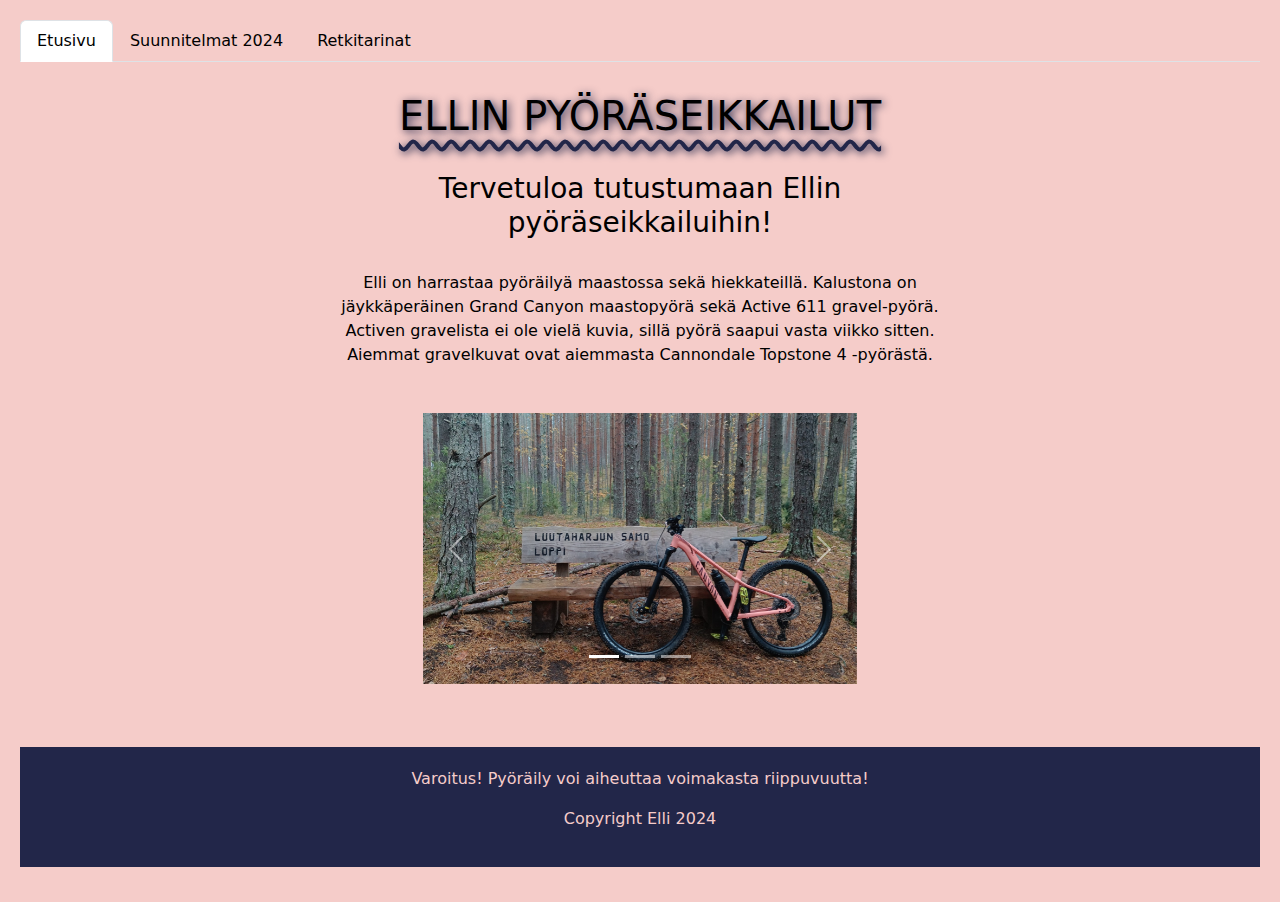
<file: WS08/index.html>
<!DOCTYPE html>
<html lang="en">
<head>
    <meta charset="UTF-8">
    <meta name="viewport" content="width=device-width, initial-scale=1">
    <title>Ellin pyöräseikkailut 2024</title>
    <link href="https://cdn.jsdelivr.net/npm/bootstrap@5.3.3/dist/css/bootstrap.min.css" rel="stylesheet" integrity="sha384-QWTKZyjpPEjISv5WaRU9OFeRpok6YctnYmDr5pNlyT2bRjXh0JMhjY6hW+ALEwIH" crossorigin="anonymous">
    <link rel="stylesheet" type="text/css" href="./css-tiedostot/styles1.css">
</head>

<body>
    
<!--Navigointipalkki-->
<div class="navigointipalkki">
<ul class="nav nav-tabs">
    <li class="nav-item">
      <a class="nav-link active" href="./index.html">Etusivu</a>
    </li>
    <li class="nav-item">
      <a class="nav-link" href="./second.html">Suunnitelmat 2024</a>
    </li>
    <li class="nav-item">
      <a class="nav-link" href="./third.html">Retkitarinat</a>
    </li>
  </ul>
</div>

<!--Sivun varsinainen sisältö tähän väliin ja navigointi sekä footer erikseen-->
<div class="content">
    
  <div class="otsikko">
    <h1> ELLIN PYÖRÄSEIKKAILUT </h1> <br>
    <h3> Tervetuloa tutustumaan Ellin pyöräseikkailuihin! </h3> <br>
    <p> Elli on harrastaa pyöräilyä maastossa sekä hiekkateillä. Kalustona on jäykkäperäinen Grand Canyon maastopyörä sekä Active 611 gravel-pyörä. Activen gravelista ei ole vielä kuvia, sillä pyörä saapui vasta viikko sitten. Aiemmat gravelkuvat ovat aiemmasta Cannondale Topstone 4 -pyörästä.  </p>
    </div>

 <!-- Tästä alkaa koko karuselli -->
<div class="carousel-container">

<div id="demo" class="carousel slide" data-bs-ride="carousel">

  <!-- Indicators/dots -->
  <div class="carousel-indicators">
    <button type="button" data-bs-target="#demo" data-bs-slide-to="0" class="active"></button>
    <button type="button" data-bs-target="#demo" data-bs-slide-to="1"></button>
    <button type="button" data-bs-target="#demo" data-bs-slide-to="2"></button>
  </div>

  <!-- The slideshow/carousel -->
  <div class="carousel-inner">
    <div class="carousel-item active">
      <img class="img-fluid" src="./images/suor-loppi.png" alt="Loppi" class="d-block w-100">
    </div>
    <div class="carousel-item">
      <img class="img-fluid" src="./images/suor-kaldoaivi.png" alt="Kaldoaivi" class="d-block w-100">
    </div>
    <div class="carousel-item">
      <img class="img-fluid" src="./images/suor-loimaa.png" alt="Loimaa" class="d-block w-100">
    </div>
  </div>

  <!-- Left and right controls/icons -->
  <button class="carousel-control-prev" type="button" data-bs-target="#demo" data-bs-slide="prev">
    <span class="carousel-control-prev-icon"></span>
  </button>
  <button class="carousel-control-next" type="button" data-bs-target="#demo" data-bs-slide="next">
    <span class="carousel-control-next-icon"></span>
  </button>
</div>
</div>

<!--Tähän loppuu karuselli-->


<br> <br>

</div>


<footer class="footer">
  <p> Varoitus! Pyöräily voi aiheuttaa voimakasta riippuvuutta!</p>
  <p>Copyright Elli 2024  </p>
</footer>




<script src="https://cdn.jsdelivr.net/npm/bootstrap@5.3.3/dist/js/bootstrap.bundle.min.js" integrity="sha384-YvpcrYf0tY3lHB60NNkmXc5s9fDVZLESaAA55NDzOxhy9GkcIdslK1eN7N6jIeHz" crossorigin="anonymous"></script>
</body>
</html>
</file>
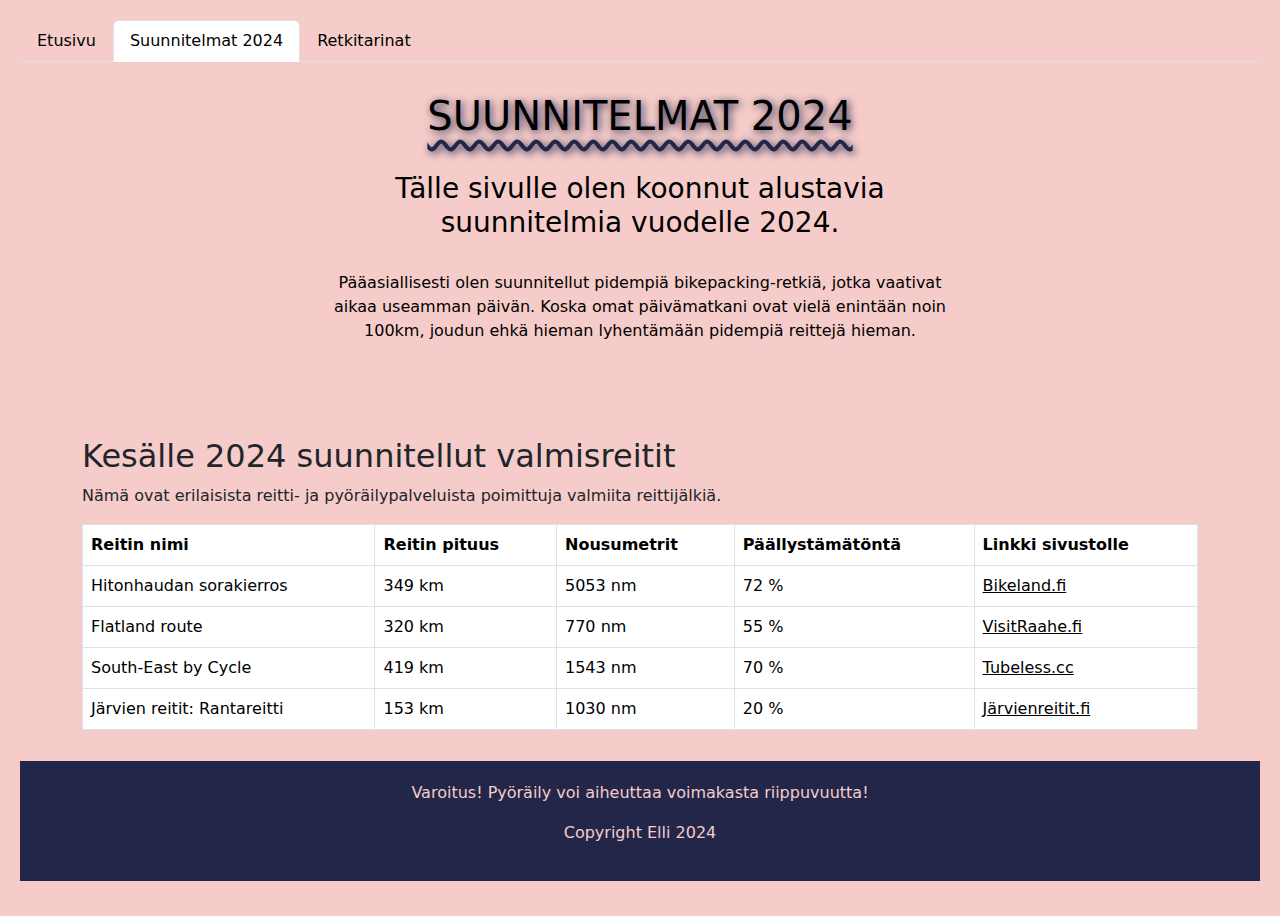
<file: WS08/second.html>
<!DOCTYPE html>
<html lang="en">
<head>
    <meta charset="UTF-8">
    <meta name="viewport" content="width=device-width, initial-scale=1">
    <title>Ellin pyöräseikkailut 2024</title>
    <link href="https://cdn.jsdelivr.net/npm/bootstrap@5.3.3/dist/css/bootstrap.min.css" rel="stylesheet" integrity="sha384-QWTKZyjpPEjISv5WaRU9OFeRpok6YctnYmDr5pNlyT2bRjXh0JMhjY6hW+ALEwIH" crossorigin="anonymous">
    <link rel="stylesheet" type="text/css" href="./css-tiedostot/styles2.css">
</head>

<body>
    
<!--Navigointipalkki-->
<div class="navigointipalkki">
  <ul class="nav nav-tabs">
    <li class="nav-item">
      <a class="nav-link" href="./index.html">Etusivu</a>
    </li>
    <li class="nav-item">
      <a class="nav-link active" href="./second.html">Suunnitelmat 2024</a>
    </li>
    <li class="nav-item">
      <a class="nav-link" href="./third.html">Retkitarinat</a>
    </li>
  </ul>
</div>

<div class="content">

 <div class="otsikko">
    <h1> SUUNNITELMAT 2024 </h1> <br>
    <h3> Tälle sivulle olen koonnut alustavia suunnitelmia vuodelle 2024. </h3> <br>
    <p> Pääasiallisesti olen suunnitellut pidempiä bikepacking-retkiä, jotka vaativat aikaa useamman päivän. Koska omat päivämatkani ovat vielä enintään noin 100km, joudun ehkä hieman lyhentämään pidempiä reittejä hieman.   </p>
    </div>


<!--Taulukko-->   
<div class="container mt-5">
        <h2>Kesälle 2024 suunnitellut valmisreitit</h2>
        <p>Nämä ovat erilaisista reitti- ja pyöräilypalveluista poimittuja valmiita reittijälkiä.</p>   
        <div style="overflow-x:auto;">        
        <table class="table table-bordered">
          <thead>
            <tr>
              <th>Reitin nimi</th>
              <th>Reitin pituus</th>
              <th>Nousumetrit</th>
              <th>Päällystämätöntä</th>
              <th>Linkki sivustolle</th>
            </tr>
          </thead>
          <tbody>
            <tr>
              <td>Hitonhaudan sorakierros</td>
              <td>349 km</td>
              <td>5053 nm</td>
              <td>72 %</td>
              <td> <a href="https://www.bikeland.fi/lakelandbycycle-hitonhaudan" target="_blank"> Bikeland.fi </a> </td>
            </tr>
            <tr>
              <td>Flatland route</td>
              <td>320 km</td>
              <td>770 nm</td>
              <td>55 %</td>
              <td> <a href="https://www.visitraahe.fi/en/flatland-route-bicycle-touring" target="_blank"> VisitRaahe.fi </a> </td>
            </tr>
            <tr>
              <td>South-East by Cycle</td>
              <td>419 km</td>
              <td>1543 nm</td>
              <td>70 %</td>
              <td> <a href="https://www.tubeless.cc/stories/gravel-reitit-kouvola-repoveden-kansallispuisto" target="_blank"> Tubeless.cc </a> </td>
            </tr>

            <tr>
              <td>Järvien reitit: Rantareitti</td>
              <td>153 km</td>
              <td>1030 nm</td>
              <td>20 %</td>
              <td> <a href="https://jarvienreitit.fi/reitit/nasi-rantatie/" target="_blank"> Järvienreitit.fi </a> </td>
            </tr>

          </tbody>
        </table>
       </div> 
      </div>
    

</div>

    <footer class="footer">
        <p> Varoitus! Pyöräily voi aiheuttaa voimakasta riippuvuutta!</p>
        <p>Copyright Elli 2024  </p>
      </footer>


      <script src="https://cdn.jsdelivr.net/npm/bootstrap@5.3.3/dist/js/bootstrap.bundle.min.js" integrity="sha384-YvpcrYf0tY3lHB60NNkmXc5s9fDVZLESaAA55NDzOxhy9GkcIdslK1eN7N6jIeHz" crossorigin="anonymous"></script>
</body>
</html>
</file>
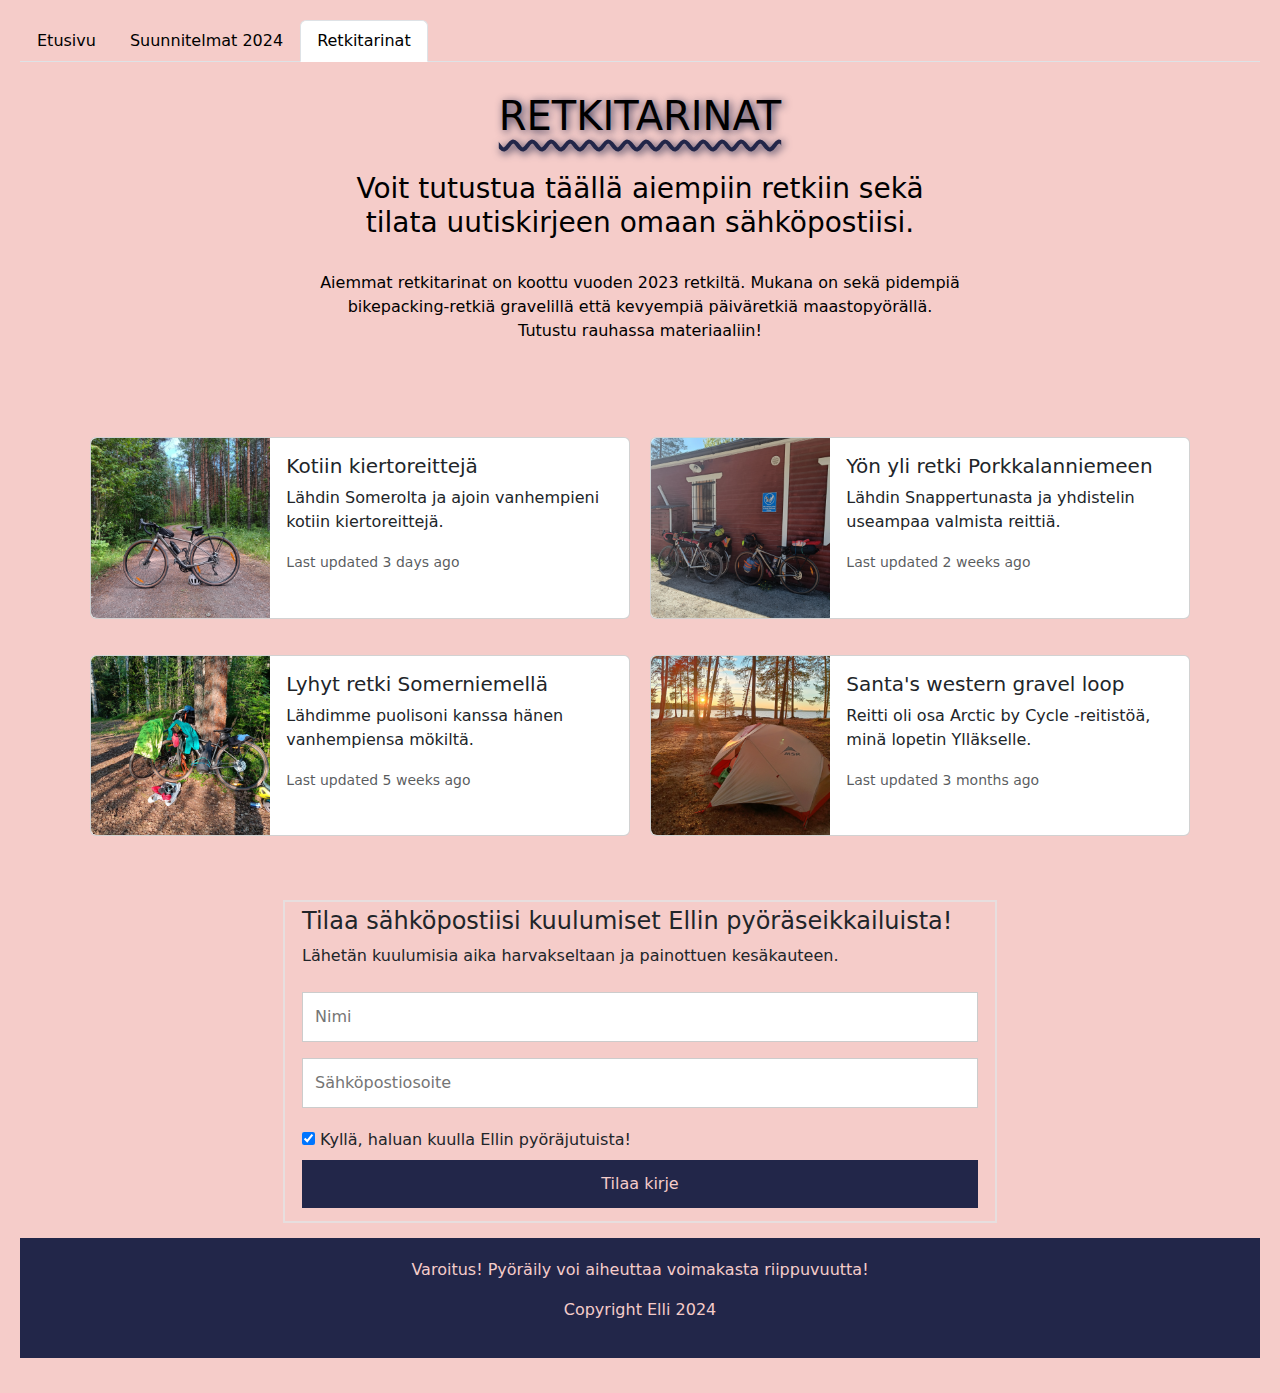
<file: WS08/third.html>
<!DOCTYPE html>
<html lang="en">
<head>
    <meta charset="UTF-8">
    <meta name="viewport" content="width=device-width, initial-scale=1">
    <title>Ellin pyöräseikkailut 2024</title>
    <link href="https://cdn.jsdelivr.net/npm/bootstrap@5.3.3/dist/css/bootstrap.min.css" rel="stylesheet" integrity="sha384-QWTKZyjpPEjISv5WaRU9OFeRpok6YctnYmDr5pNlyT2bRjXh0JMhjY6hW+ALEwIH" crossorigin="anonymous">
    <link rel="stylesheet" type="text/css" href="./css-tiedostot/styles3.css">
</head>

<body>
    
  <!--Navigointipalkki-->
  <div class="navigointipalkki">  
  <ul class="nav nav-tabs">
    <li class="nav-item">
      <a class="nav-link" href="./index.html">Etusivu</a>
    </li>
    <li class="nav-item">
      <a class="nav-link" href="./second.html">Suunnitelmat 2024</a>
    </li>
    <li class="nav-item">
      <a class="nav-link active" href="./third.html">Retkitarinat</a>
    </li>
  </ul>
</div>

<div class="content">



<div class="otsikko">
<h1> RETKITARINAT </h1> <br>
<h3> Voit tutustua täällä aiempiin retkiin sekä tilata uutiskirjeen omaan sähköpostiisi.</h3> <br>
<p> Aiemmat retkitarinat on koottu vuoden 2023 retkiltä. Mukana on sekä pidempiä bikepacking-retkiä gravelillä että kevyempiä päiväretkiä maastopyörällä. Tutustu rauhassa materiaaliin!</p>
</div>

<br> <br>

<!--Tästä alkaa retkitarinakortit-->
<div class="cards-container">

  <!-- Ensimmäinen rivi korteista -->
  <div class="card-row">
    <div class="card mb-3" style="max-width: 540px;">
      <div class="row g-0">
        <div class="col-md-4">
          <img src="./images/nelio-asento.png" class="img-fluid rounded-start" alt="pyörä hiekkatiellä">
        </div>
        <div class="col-md-8">
          <div class="card-body">
            <h5 class="card-title">Kotiin kiertoreittejä</h5>
            <p class="card-text"> Lähdin Somerolta ja ajoin vanhempieni kotiin kiertoreittejä.</p>
            <p class="card-text"><small class="text-body-secondary">Last updated 3 days ago</small></p>
          </div>
        </div>
      </div>
    </div>

    <div class="card mb-3" style="max-width: 540px;">
      <div class="row g-0">
        <div class="col-md-4">
          <img src="./images/nelio-retkipyorat.png" class="img-fluid rounded-start" alt="retkipyöriä tauolla">
        </div>
        <div class="col-md-8">
          <div class="card-body">
            <h5 class="card-title">Yön yli retki Porkkalanniemeen</h5>
            <p class="card-text"> Lähdin Snappertunasta ja yhdistelin useampaa valmista reittiä.</p>
            <p class="card-text"><small class="text-body-secondary">Last updated 2 weeks ago</small></p>
          </div>
        </div>
      </div>
    </div>
  </div>

  <!-- Toinen rivi korteista -->
  <div class="card-row">
    <div class="card mb-3" style="max-width: 540px;">
      <div class="row g-0">
        <div class="col-md-4">
          <img src="./images/nelio-somerniemi.png" class="img-fluid rounded-start" alt="pyörät leirissä">
        </div>
        <div class="col-md-8">
          <div class="card-body">
            <h5 class="card-title">Lyhyt retki Somerniemellä </h5>
            <p class="card-text"> Lähdimme puolisoni kanssa hänen vanhempiensa mökiltä. </p>
            <p class="card-text"><small class="text-body-secondary">Last updated 5 weeks ago</small></p>
          </div>
        </div>
      </div>
    </div>

    <div class="card mb-3" style="max-width: 540px;">
      <div class="row g-0">
        <div class="col-md-4">
          <img src="./images/nelio-teltta.png" class="img-fluid rounded-start" alt="teltta ilta-auringossa">
        </div>
        <div class="col-md-8">
          <div class="card-body">
            <h5 class="card-title">Santa's western gravel loop</h5>
            <p class="card-text"> Reitti oli osa Arctic by Cycle -reitistöä, minä lopetin Ylläkselle. </p>
            <p class="card-text"><small class="text-body-secondary">Last updated 3 months ago</small></p>
          </div>
        </div>
      </div>
    </div>
  </div>

</div> 


<br> <br>

<!--Tähän uutiskirjeen tilauskohta-->
      <form action="action_page.php">
        <div class="container-fluid">
          <h4>Tilaa sähköpostiisi kuulumiset Ellin pyöräseikkailuista!</h4>
          <p> Lähetän kuulumisia aika harvakseltaan ja painottuen kesäkauteen.</p>
        </div>
      
        <div class="container-fluid">
          <input type="text" placeholder="Nimi" name="name" required>
          <input type="text" placeholder="Sähköpostiosoite" name="mail" required>
          <label>
            <input type="checkbox" checked="checked" name="subscribe"> Kyllä, haluan kuulla Ellin pyöräjutuista!
          </label>
        </div>
      
        <div class="container-fluid">
          <input type="submit" value="Tilaa kirje">
        </div>
      </form>

</div>

<footer class="footer">
  <p> Varoitus! Pyöräily voi aiheuttaa voimakasta riippuvuutta!</p>
  <p>Copyright Elli 2024  </p>
</footer>


<script src="https://cdn.jsdelivr.net/npm/bootstrap@5.3.3/dist/js/bootstrap.bundle.min.js" integrity="sha384-YvpcrYf0tY3lHB60NNkmXc5s9fDVZLESaAA55NDzOxhy9GkcIdslK1eN7N6jIeHz" crossorigin="anonymous"></script>
</body>
</html>
</file>
<file: WS08/css-tiedostot/styles1.css>
body {
    margin: 10px;
    padding: 10px;
    background-color: #f5ccc9;
}

.navigointipalkki {
    color:black;

}

.navigointipalkki .nav-link {
    color: black;

}

.otsikko {
    text-align: center;
    color: black;
    padding: 30px;
    max-width: 700px;
    margin:auto;
  
  }

  h1 {
    text-shadow: 2px 2px 8px  #222649;
    text-decoration: underline;
    text-decoration-style: wavy;
    text-decoration-color: #222649;
    text-underline-offset: 10px;

  }

.carousel-container {
    width: 35%;
    margin: 0 auto;

}

.carousel-container .carousel-inner {
    width: 100%;        /* Varmistaa, että karuselli täyttää kontainerinsa leveyden */
  }

#ekasivun_ekapalsta {
    width: 60%;
    height: 300px;
    margin: 0 auto;
    text-align: center;
}


.content {
    flex: 1; /* Venyttää sisältödivin täyttämään käytettävissä olevan tilan */
    display: flex;
    flex-direction: column;
}

.footer {
    width: 100%; /* Footerin leveys täyttää sivun leveyden */
    padding: 20px 0; /* Padding ylös ja alas */
    margin: 15px 0;
    text-align: center; 
    color:#f5ccc9;
    font-size: 16px;
    background-color: #222649; /* Taustaväri */
}
</file>
<file: WS08/css-tiedostot/styles2.css>
body {
    margin: 10px;
    padding: 10px;
    background-color: #f5ccc9;;
}

.navigointipalkki {
    color:black;

}

.navigointipalkki .nav-link {
    color: black;

}


.otsikko {
    text-align: center;
    color: black;
    padding: 30px;
    max-width: 700px;
    margin: auto;
  
  }

  h1 {
    text-shadow: 2px 2px 8px  #222649;
    text-decoration: underline;
    text-decoration-style: wavy;
    text-decoration-color: #222649;
    text-underline-offset: 10px;

  }

.table a {
    color: black;
}

.table a:hover {
    color: rgb(226, 139, 139);
}




.content {
    flex: 1; /* Venyttää sisältödivin täyttämään käytettävissä olevan tilan */
    display: flex;
    flex-direction: column;
}

.footer {
    width: 100%; /* Footerin leveys täyttää sivun leveyden */
    padding: 20px 0; /* Padding ylös ja alas */
    margin: 15px 0;
    text-align: center; /* Tekstin keskitys */
    color:#f5ccc9;
    font-size: 16px;
    background-color: #222649; /* Taustaväri */
}
</file>
<file: WS08/css-tiedostot/styles3.css>
body {
  margin: 10px;
  padding: 10px;
  background-color: #f5ccc9;
}

.navigointipalkki {
  color: black;
}

.navigointipalkki .nav-link {
  color: black;
}

.otsikko {
  text-align: center;
  color: black;
  padding: 30px;
  max-width: 700px;
  margin: auto;
}

h1 {
  text-shadow: 2px 2px 8px  #222649;
  text-decoration: underline;
  text-decoration-style: wavy;
  text-decoration-color: #222649;
  text-underline-offset: 10px;

}

.cards-container {
display: flex;
flex-direction: column; /* Tämä pakottaa kortit asettumaan pystysuuntaan */
align-items: center; /* Keskitetään sisältö vertikaalisesti */
gap: 20px; /* Väliä korttien ja rivien välille */
}

.card-row {
display: flex;
justify-content: center; /* Keskitetään kortit horisontaalisesti */
gap: 20px; /* Väliä korttien välille */
}

form {
  border: 2px solid #e7dede;
  max-width: 80%;
  margin: auto;
  padding: 5px;
}

.container {
  padding: 15px;
  background-color: #f1f1f1;
}

input[type=text], input[type=submit] {
  width: 100%;
  padding: 12px;
  margin: 8px 0;
  display: inline-block;
  border: 1px solid #ccc;
  box-sizing: border-box;
}

input[type=checkbox] {
  margin-top: 16px;
}

input[type=submit] {
  background-color: #222649;
  color: #f5ccc9;
  border: none;
}

input[type=submit]:hover {
  opacity: 0.8;
}

.container-fluid {
  max-width: 700px; /* Säädä tämä arvo tarpeen mukaan */
  margin: auto; /* Keskittää lomakkeen horisontaalisesti */
}

.content {
  flex: 1; /* Venyttää sisältödivin täyttämään käytettävissä olevan tilan */
  display: flex;
  flex-direction: column;
}

.footer {
  width: 100%; /* Footerin leveys täyttää sivun leveyden */
  padding: 20px 0; /* Padding ylös ja alas */
  margin: 15px 0;
  text-align: center; /* Tekstin keskitys */
  color:#f5ccc9;
  font-size: 16px;
  background-color: #222649; /* Taustaväri */
}
</file>
